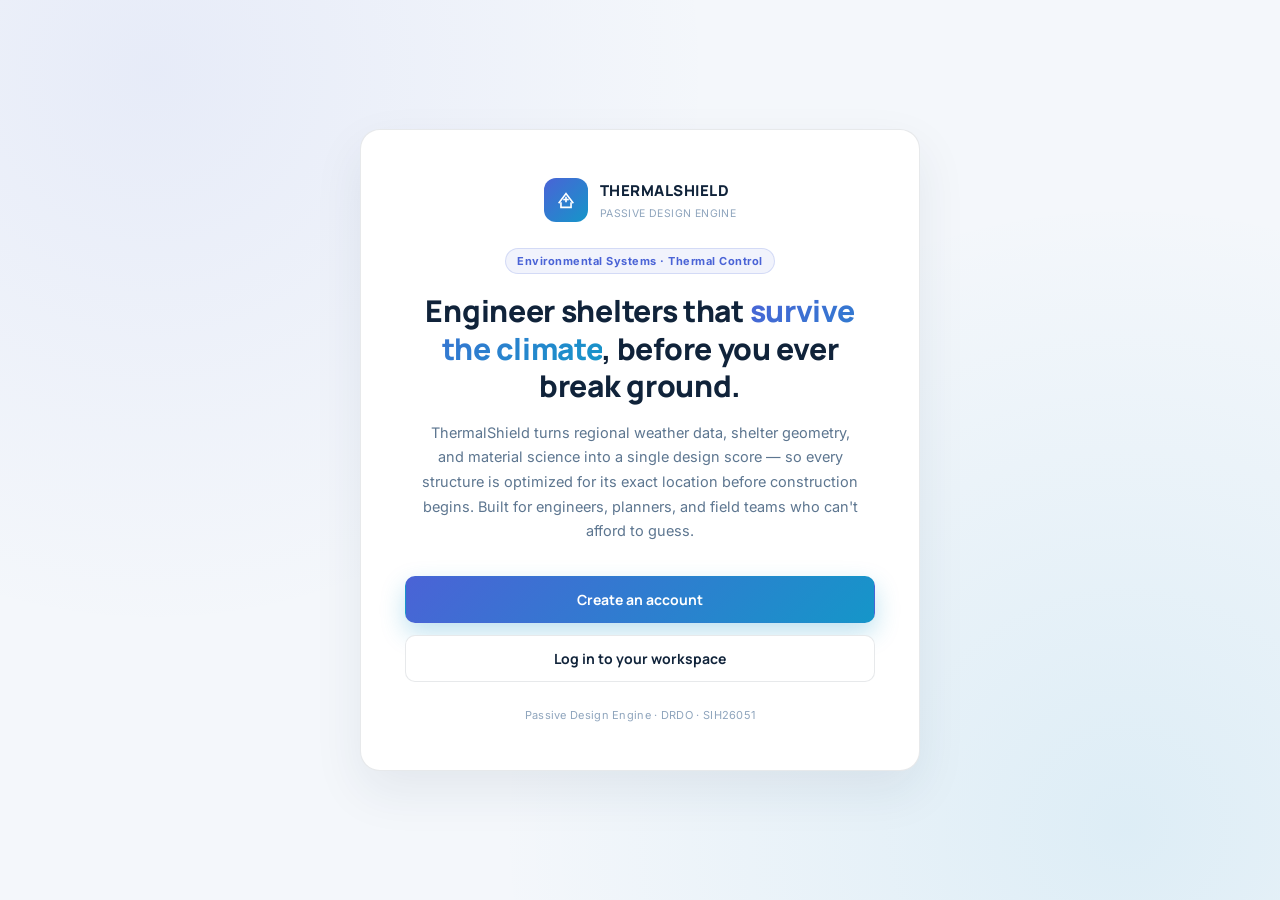
<file: index.html>
<!DOCTYPE html>
<html lang="en">
 
<head>
  <meta charset="UTF-8">
  <meta name="viewport" content="width=device-width, initial-scale=1.0">
  <title>ThermalShield — Passive Shelter Design Engine</title>
  <link rel="preconnect" href="https://fonts.googleapis.com">
  <link rel="preconnect" href="https://fonts.gstatic.com" crossorigin>
  <link
    href="https://fonts.googleapis.com/css2?family=Inter:wght@400;500;600;700;800&family=Manrope:wght@500;600;700;800&display=swap"
    rel="stylesheet">
  <style>
    :root {
      --bg: #f4f7fb;
      --panel: #ffffff;
      --line: rgba(23, 43, 66, 0.10);
      --text: #10233a;
      --muted: #5d7690;
      --muted-soft: #8fa5bd;
      --accent: #1596c9;
      --accent2: #4a63d6;
      --shadow: 0 20px 50px rgba(20, 45, 75, 0.08);
    }
 
    * { box-sizing: border-box; margin: 0; padding: 0; }
 
    html, body { height: 100%; }
 
    body {
      min-height: 100vh;
      display: flex;
      align-items: center;
      justify-content: center;
      background:
        radial-gradient(circle at 12% 8%, rgba(74, 99, 214, 0.08), transparent 40%),
        radial-gradient(circle at 88% 92%, rgba(21, 150, 201, 0.10), transparent 45%),
        var(--bg);
      font-family: 'Inter', sans-serif;
      color: var(--text);
      padding: 32px 20px;
    }
 
    .panel {
      width: 100%;
      max-width: 560px;
      background: var(--panel);
      border: 1px solid var(--line);
      border-radius: 20px;
      box-shadow: var(--shadow);
      padding: 48px 44px;
      text-align: center;
    }
 
    .brand-row {
      display: flex;
      align-items: center;
      justify-content: center;
      gap: 12px;
      margin-bottom: 26px;
    }
 
    .logo {
      width: 44px;
      height: 44px;
      flex-shrink: 0;
      border-radius: 12px;
      background: linear-gradient(135deg, var(--accent2), var(--accent));
      display: flex;
      align-items: center;
      justify-content: center;
    }
 
    .logo svg { width: 22px; height: 22px; }
 
    .brand-row .brand-text { text-align: left; }
 
    .brand-row b {
      font-family: 'Manrope', sans-serif;
      font-size: 15px;
      font-weight: 800;
      letter-spacing: 0.5px;
      display: block;
    }
 
    .brand-row small {
      color: var(--muted-soft);
      font-size: 10.5px;
      letter-spacing: 0.4px;
      text-transform: uppercase;
    }
 
    .kicker {
      display: inline-block;
      font-size: 11px;
      font-weight: 700;
      letter-spacing: 0.5px;
      color: var(--accent2);
      background: rgba(74, 99, 214, 0.08);
      border: 1px solid rgba(74, 99, 214, 0.18);
      padding: 5px 11px;
      border-radius: 100px;
      margin-bottom: 18px;
    }
 
    h1 {
      font-family: 'Manrope', sans-serif;
      font-size: 30px;
      line-height: 1.25;
      font-weight: 800;
      letter-spacing: -0.3px;
    }
 
    h1 span {
      background: linear-gradient(135deg, var(--accent2), var(--accent));
      -webkit-background-clip: text;
      background-clip: text;
      color: transparent;
    }
 
    p.lead {
      margin: 16px auto 0;
      font-size: 14.5px;
      line-height: 1.7;
      color: var(--muted);
      max-width: 440px;
    }
 
    .actions {
      margin-top: 32px;
      display: flex;
      flex-direction: column;
      gap: 12px;
    }
 
    .btn {
      display: block;
      width: 100%;
      padding: 13px 0;
      border-radius: 10px;
      font-family: 'Manrope', sans-serif;
      font-weight: 700;
      font-size: 14px;
      text-align: center;
      text-decoration: none;
      transition: transform 0.15s ease, box-shadow 0.15s ease;
      border: 1px solid transparent;
    }
 
    .btn:hover { transform: translateY(-1px); }
 
    .btn.primary {
      background: linear-gradient(135deg, var(--accent2), var(--accent));
      color: #ffffff;
      box-shadow: 0 10px 24px rgba(21, 150, 201, 0.28);
    }
 
    .btn.secondary {
      background: #fff;
      color: var(--text);
      border-color: var(--line);
    }
 
    .footer-note {
      margin-top: 26px;
      font-size: 11px;
      color: var(--muted-soft);
      letter-spacing: 0.3px;
    }
  </style>
</head>
 
<body>
  <div class="panel">
    <div class="brand-row">
      <div class="logo">
        <svg viewBox="0 0 24 24" fill="none" stroke="white" stroke-width="1.8">
          <path d="M4 15.5 12 5l8 10.5" />
          <path d="M6.5 14.5V20h11v-5.5" />
          <path d="M12 8.5v6" />
          <path d="M9 11.5h6" />
        </svg>
      </div>
      <div class="brand-text">
        <b>THERMALSHIELD</b>
        <small>Passive Design Engine</small>
      </div>
    </div>
 
    <span class="kicker">Environmental Systems · Thermal Control</span>
 
    <h1>Engineer shelters that <span>survive the climate</span>, before you ever break ground.</h1>
 
    <p class="lead">
      ThermalShield turns regional weather data, shelter geometry, and material science into a single
      design score — so every structure is optimized for its exact location before construction begins.
      Built for engineers, planners, and field teams who can't afford to guess.
    </p>
 
    <div class="actions">
      <a class="btn primary" href="/signup">Create an account</a>
      <a class="btn secondary" href="login.html">Log in to your workspace</a>
    </div>
 
    <div class="footer-note">Passive Design Engine · DRDO · SIH26051</div>
  </div>
</body>
 
</html>
</file>
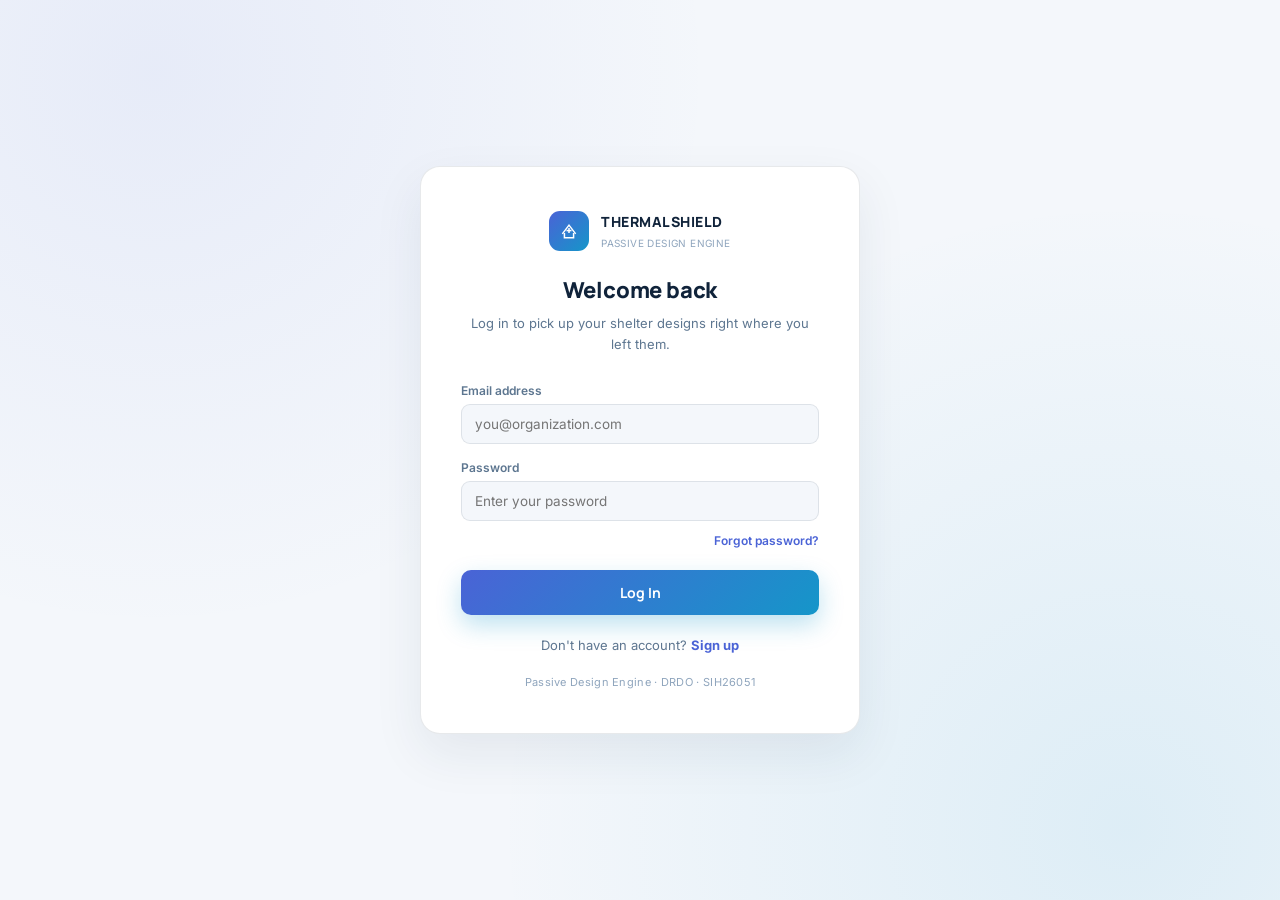
<file: login.html>
<!DOCTYPE html>
<html lang="en">
 
<head>
  <meta charset="UTF-8">
  <meta name="viewport" content="width=device-width, initial-scale=1.0">
  <title>Log In — ThermalShield</title>
  <link rel="preconnect" href="https://fonts.googleapis.com">
  <link rel="preconnect" href="https://fonts.gstatic.com" crossorigin>
  <link
    href="https://fonts.googleapis.com/css2?family=Inter:wght@400;500;600;700;800&family=Manrope:wght@500;600;700;800&display=swap"
    rel="stylesheet">
  <style>
    :root {
      --bg: #f4f7fb;
      --panel: #ffffff;
      --line: rgba(23, 43, 66, 0.10);
      --text: #10233a;
      --muted: #5d7690;
      --muted-soft: #8fa5bd;
      --accent: #1596c9;
      --accent2: #4a63d6;
      --error: #d64545;
      --shadow: 0 20px 50px rgba(20, 45, 75, 0.08);
    }
 
    * { box-sizing: border-box; margin: 0; padding: 0; }
 
    html, body { height: 100%; }
 
    body {
      min-height: 100vh;
      display: flex;
      align-items: center;
      justify-content: center;
      background:
        radial-gradient(circle at 12% 8%, rgba(74, 99, 214, 0.08), transparent 40%),
        radial-gradient(circle at 88% 92%, rgba(21, 150, 201, 0.10), transparent 45%),
        var(--bg);
      font-family: 'Inter', sans-serif;
      color: var(--text);
      padding: 32px 20px;
    }
 
    .panel {
      width: 100%;
      max-width: 440px;
      background: var(--panel);
      border: 1px solid var(--line);
      border-radius: 20px;
      box-shadow: var(--shadow);
      padding: 44px 40px;
    }
 
    .brand-row {
      display: flex;
      align-items: center;
      justify-content: center;
      gap: 12px;
      margin-bottom: 24px;
    }
 
    .logo {
      width: 40px;
      height: 40px;
      flex-shrink: 0;
      border-radius: 11px;
      background: linear-gradient(135deg, var(--accent2), var(--accent));
      display: flex;
      align-items: center;
      justify-content: center;
    }
 
    .logo svg { width: 20px; height: 20px; }
 
    .brand-row .brand-text { text-align: left; }
 
    .brand-row b {
      font-family: 'Manrope', sans-serif;
      font-size: 14px;
      font-weight: 800;
      letter-spacing: 0.5px;
      display: block;
    }
 
    .brand-row small {
      color: var(--muted-soft);
      font-size: 10px;
      letter-spacing: 0.4px;
      text-transform: uppercase;
    }
 
    h1 {
      font-family: 'Manrope', sans-serif;
      font-size: 22px;
      font-weight: 800;
      text-align: center;
      letter-spacing: -0.2px;
    }
 
    p.sub {
      margin-top: 8px;
      font-size: 13px;
      color: var(--muted);
      text-align: center;
      line-height: 1.6;
    }
 
    form {
      margin-top: 28px;
      display: flex;
      flex-direction: column;
      gap: 16px;
    }
 
    .field {
      display: flex;
      flex-direction: column;
      gap: 6px;
      text-align: left;
    }
 
    .field label {
      font-size: 12px;
      font-weight: 600;
      color: var(--muted);
    }
 
    .field input {
      width: 100%;
      padding: 11px 13px;
      border-radius: 9px;
      border: 1px solid var(--line);
      background: var(--bg);
      color: var(--text);
      font-family: 'Inter', sans-serif;
      font-size: 13.5px;
      outline: none;
      transition: border-color 0.15s ease, box-shadow 0.15s ease;
    }
 
    .field input:focus {
      border-color: var(--accent);
      box-shadow: 0 0 0 3px rgba(21, 150, 201, 0.14);
    }
 
    .field input.invalid {
      border-color: var(--error);
    }
 
    .row-between {
      display: flex;
      align-items: center;
      justify-content: flex-end;
      font-size: 12px;
      margin-top: -4px;
    }
 
    .row-between a {
      color: var(--accent2);
      text-decoration: none;
      font-weight: 600;
    }
 
    .error-box {
      display: none;
      background: rgba(214, 69, 69, 0.08);
      border: 1px solid rgba(214, 69, 69, 0.25);
      color: var(--error);
      font-size: 12.5px;
      padding: 10px 12px;
      border-radius: 8px;
      line-height: 1.5;
    }
 
    .error-box.show { display: block; }
 
    .btn {
      display: block;
      width: 100%;
      padding: 13px 0;
      border-radius: 10px;
      font-family: 'Manrope', sans-serif;
      font-weight: 700;
      font-size: 14px;
      text-align: center;
      text-decoration: none;
      border: none;
      cursor: pointer;
      transition: transform 0.15s ease, box-shadow 0.15s ease, opacity 0.15s ease;
    }
 
    .btn:hover { transform: translateY(-1px); }
 
    .btn:disabled {
      opacity: 0.7;
      cursor: default;
      transform: none;
    }
 
    .btn.primary {
      background: linear-gradient(135deg, var(--accent2), var(--accent));
      color: #ffffff;
      box-shadow: 0 10px 24px rgba(21, 150, 201, 0.28);
      margin-top: 6px;
    }
 
    .switch {
      margin-top: 22px;
      text-align: center;
      font-size: 13px;
      color: var(--muted);
    }
 
    .switch a {
      color: var(--accent2);
      font-weight: 700;
      text-decoration: none;
    }
 
    .footer-note {
      margin-top: 22px;
      font-size: 11px;
      color: var(--muted-soft);
      text-align: center;
      letter-spacing: 0.3px;
    }
  </style>
</head>
 
<body>
  <div class="panel">
    <div class="brand-row">
      <div class="logo">
        <svg viewBox="0 0 24 24" fill="none" stroke="white" stroke-width="1.8">
          <path d="M4 15.5 12 5l8 10.5" />
          <path d="M6.5 14.5V20h11v-5.5" />
          <path d="M12 8.5v6" />
          <path d="M9 11.5h6" />
        </svg>
      </div>
      <div class="brand-text">
        <b>THERMALSHIELD</b>
        <small>Passive Design Engine</small>
      </div>
    </div>
 
    <h1>Welcome back</h1>
    <p class="sub">Log in to pick up your shelter designs right where you left them.</p>
 
    <div class="error-box" id="errorBox"></div>
 
    <form id="loginForm" method="POST" action="/login" novalidate>
      <div class="field">
        <label for="email">Email address</label>
        <input id="email" name="email" type="email" placeholder="you@organization.com" required>
      </div>
      <div class="field">
        <label for="password">Password</label>
        <input id="password" name="password" type="password" placeholder="Enter your password" required>
      </div>
      <div class="row-between">
        <a href="#">Forgot password?</a>
      </div>
      <button class="btn primary" type="submit" id="submitBtn">Log In</button>
    </form>
 
    <div class="switch">Don't have an account? <a href="/signup">Sign up</a></div>
    <div class="footer-note">Passive Design Engine · DRDO · SIH26051</div>
  </div>
 
  <script>
    const form = document.getElementById('loginForm');
    const errorBox = document.getElementById('errorBox');
    const submitBtn = document.getElementById('submitBtn');
    const emailInput = document.getElementById('email');
    const passwordInput = document.getElementById('password');
 
    function showError(message) {
      errorBox.textContent = message;
      errorBox.classList.add('show');
    }
 
    function clearError() {
      errorBox.textContent = '';
      errorBox.classList.remove('show');
      emailInput.classList.remove('invalid');
      passwordInput.classList.remove('invalid');
    }
 
    form.addEventListener('submit', async (e) => {
      e.preventDefault();
      clearError();
 
      submitBtn.disabled = true;
      submitBtn.textContent = 'Logging in…';
 
      try {
        const response = await fetch(form.action, {
          method: 'POST',
          body: new FormData(form),
          redirect: 'follow'
        });
 
        if (response.redirected) {
          window.location.href = response.url;
          return;
        }
 
        if (!response.ok) {
          const data = await response.json().catch(() => ({}));
          emailInput.classList.add('invalid');
          passwordInput.classList.add('invalid');
          showError(data.error || 'Invalid email or password.');
          submitBtn.disabled = false;
          submitBtn.textContent = 'Log In';
          return;
        }
 
        window.location.href = '/dashboard';
      } catch (err) {
        showError('Could not reach the server. Please try again.');
        submitBtn.disabled = false;
        submitBtn.textContent = 'Log In';
      }
    });
  </script>
</body>
 
</html>
</file>
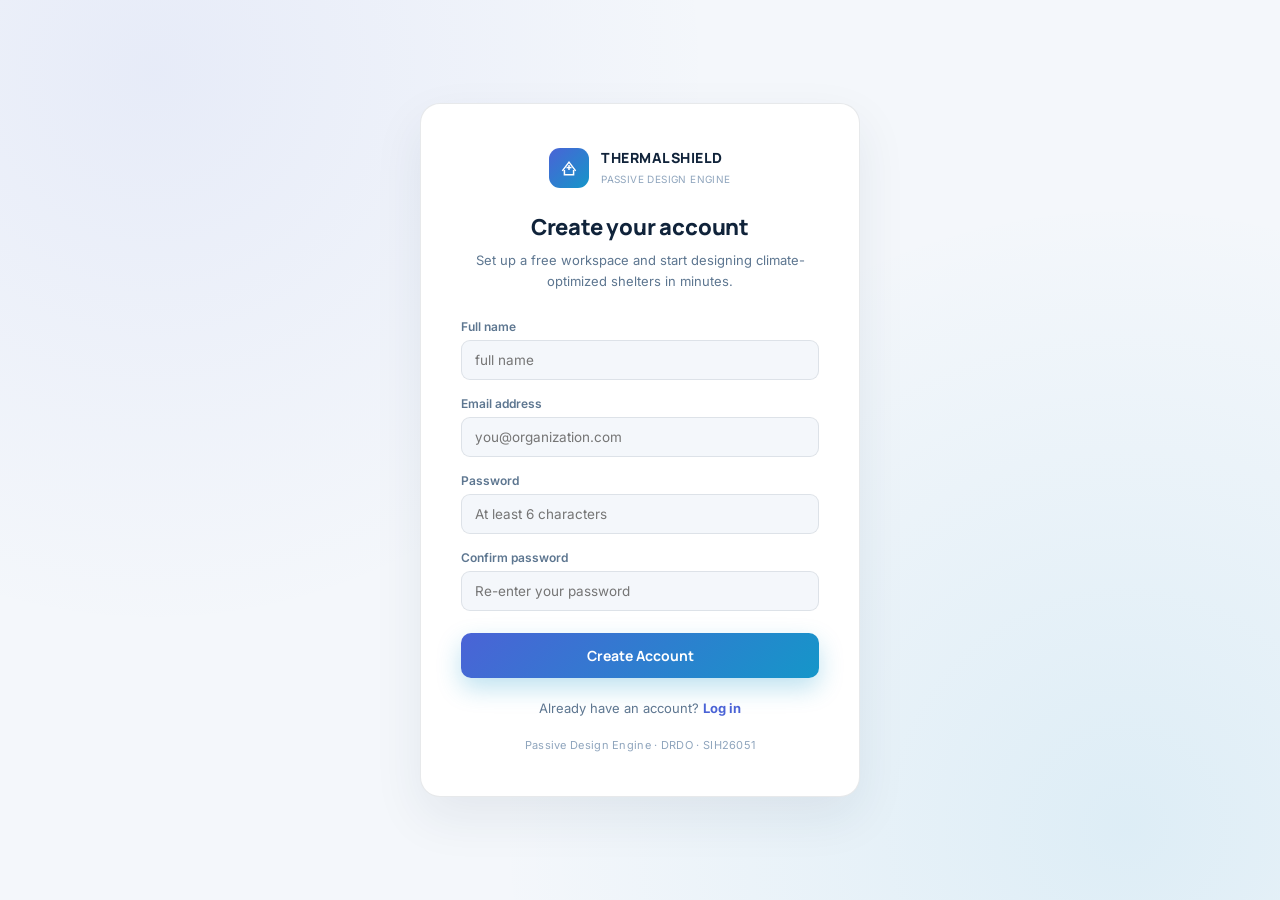
<file: signup.html>
<!DOCTYPE html>
<html lang="en">
 
<head>
  <meta charset="UTF-8">
  <meta name="viewport" content="width=device-width, initial-scale=1.0">
  <title>Create Account — ThermalShield</title>
  <link rel="preconnect" href="https://fonts.googleapis.com">
  <link rel="preconnect" href="https://fonts.gstatic.com" crossorigin>
  <link
    href="https://fonts.googleapis.com/css2?family=Inter:wght@400;500;600;700;800&family=Manrope:wght@500;600;700;800&display=swap"
    rel="stylesheet">
  <style>
    :root {
      --bg: #f4f7fb;
      --panel: #ffffff;
      --line: rgba(23, 43, 66, 0.10);
      --text: #10233a;
      --muted: #5d7690;
      --muted-soft: #8fa5bd;
      --accent: #1596c9;
      --accent2: #4a63d6;
      --error: #d64545;
      --shadow: 0 20px 50px rgba(20, 45, 75, 0.08);
    }
 
    * { box-sizing: border-box; margin: 0; padding: 0; }
 
    html, body { height: 100%; }
 
    body {
      min-height: 100vh;
      display: flex;
      align-items: center;
      justify-content: center;
      background:
        radial-gradient(circle at 12% 8%, rgba(74, 99, 214, 0.08), transparent 40%),
        radial-gradient(circle at 88% 92%, rgba(21, 150, 201, 0.10), transparent 45%),
        var(--bg);
      font-family: 'Inter', sans-serif;
      color: var(--text);
      padding: 32px 20px;
    }
 
    .panel {
      width: 100%;
      max-width: 440px;
      background: var(--panel);
      border: 1px solid var(--line);
      border-radius: 20px;
      box-shadow: var(--shadow);
      padding: 44px 40px;
    }
 
    .brand-row {
      display: flex;
      align-items: center;
      justify-content: center;
      gap: 12px;
      margin-bottom: 24px;
    }
 
    .logo {
      width: 40px;
      height: 40px;
      flex-shrink: 0;
      border-radius: 11px;
      background: linear-gradient(135deg, var(--accent2), var(--accent));
      display: flex;
      align-items: center;
      justify-content: center;
    }
 
    .logo svg { width: 20px; height: 20px; }
 
    .brand-row .brand-text { text-align: left; }
 
    .brand-row b {
      font-family: 'Manrope', sans-serif;
      font-size: 14px;
      font-weight: 800;
      letter-spacing: 0.5px;
      display: block;
    }
 
    .brand-row small {
      color: var(--muted-soft);
      font-size: 10px;
      letter-spacing: 0.4px;
      text-transform: uppercase;
    }
 
    h1 {
      font-family: 'Manrope', sans-serif;
      font-size: 22px;
      font-weight: 800;
      text-align: center;
      letter-spacing: -0.2px;
    }
 
    p.sub {
      margin-top: 8px;
      font-size: 13px;
      color: var(--muted);
      text-align: center;
      line-height: 1.6;
    }
 
    form {
      margin-top: 28px;
      display: flex;
      flex-direction: column;
      gap: 16px;
    }
 
    .field {
      display: flex;
      flex-direction: column;
      gap: 6px;
      text-align: left;
    }
 
    .field label {
      font-size: 12px;
      font-weight: 600;
      color: var(--muted);
    }
 
    .field input {
      width: 100%;
      padding: 11px 13px;
      border-radius: 9px;
      border: 1px solid var(--line);
      background: var(--bg);
      color: var(--text);
      font-family: 'Inter', sans-serif;
      font-size: 13.5px;
      outline: none;
      transition: border-color 0.15s ease, box-shadow 0.15s ease;
    }
 
    .field input:focus {
      border-color: var(--accent);
      box-shadow: 0 0 0 3px rgba(21, 150, 201, 0.14);
    }
 
    .field input.invalid {
      border-color: var(--error);
    }
 
    .terms {
      display: flex;
      align-items: flex-start;
      gap: 8px;
      font-size: 12px;
      color: var(--muted);
      margin-top: -4px;
      line-height: 1.5;
    }
 
    .terms a {
      color: var(--accent2);
      font-weight: 600;
      text-decoration: none;
    }
 
    .terms input { margin-top: 3px; }
 
    .error-box {
      display: none;
      background: rgba(214, 69, 69, 0.08);
      border: 1px solid rgba(214, 69, 69, 0.25);
      color: var(--error);
      font-size: 12.5px;
      padding: 10px 12px;
      border-radius: 8px;
      line-height: 1.5;
    }
 
    .error-box.show { display: block; }
 
    .btn {
      display: block;
      width: 100%;
      padding: 13px 0;
      border-radius: 10px;
      font-family: 'Manrope', sans-serif;
      font-weight: 700;
      font-size: 14px;
      text-align: center;
      text-decoration: none;
      border: none;
      cursor: pointer;
      transition: transform 0.15s ease, box-shadow 0.15s ease, opacity 0.15s ease;
    }
 
    .btn:hover { transform: translateY(-1px); }
 
    .btn:disabled {
      opacity: 0.7;
      cursor: default;
      transform: none;
    }
 
    .btn.primary {
      background: linear-gradient(135deg, var(--accent2), var(--accent));
      color: #ffffff;
      box-shadow: 0 10px 24px rgba(21, 150, 201, 0.28);
      margin-top: 6px;
    }
 
    .switch {
      margin-top: 22px;
      text-align: center;
      font-size: 13px;
      color: var(--muted);
    }
 
    .switch a {
      color: var(--accent2);
      font-weight: 700;
      text-decoration: none;
    }
 
    .footer-note {
      margin-top: 22px;
      font-size: 11px;
      color: var(--muted-soft);
      text-align: center;
      letter-spacing: 0.3px;
    }
  </style>
</head>
 
<body>
  <div class="panel">
    <div class="brand-row">
      <div class="logo">
        <svg viewBox="0 0 24 24" fill="none" stroke="white" stroke-width="1.8">
          <path d="M4 15.5 12 5l8 10.5" />
          <path d="M6.5 14.5V20h11v-5.5" />
          <path d="M12 8.5v6" />
          <path d="M9 11.5h6" />
        </svg>
      </div>
      <div class="brand-text">
        <b>THERMALSHIELD</b>
        <small>Passive Design Engine</small>
      </div>
    </div>
 
    <h1>Create your account</h1>
    <p class="sub">Set up a free workspace and start designing climate-optimized shelters in minutes.</p>
 
    <div class="error-box" id="errorBox"></div>
 
    <form id="signupForm" method="POST" action="/signup" novalidate>
      <div class="field">
        <label for="name">Full name</label>
        <input id="name" name="name" type="text" placeholder="full name" required>
      </div>
      <div class="field">
        <label for="email">Email address</label>
        <input id="email" name="email" type="email" placeholder="you@organization.com" required>
      </div>
      <div class="field">
        <label for="password">Password</label>
        <input id="password" name="password" type="password" placeholder="At least 6 characters" minlength="6"
          required>
      </div>
      <div class="field">
        <label for="confirm_password">Confirm password</label>
        <input id="confirm_password" name="confirm_password" type="password" placeholder="Re-enter your password"
          minlength="6" required>
      </div>
      <button class="btn primary" type="submit" id="submitBtn">Create Account</button>
    </form>
 
    <div class="switch">Already have an account? <a href="/login">Log in</a></div>
    <div class="footer-note">Passive Design Engine · DRDO · SIH26051</div>
  </div>
 
  <script>
    const form = document.getElementById('signupForm');
    const errorBox = document.getElementById('errorBox');
    const submitBtn = document.getElementById('submitBtn');
    const passwordInput = document.getElementById('password');
    const confirmInput = document.getElementById('confirm_password');
 
    function showError(message) {
      errorBox.textContent = message;
      errorBox.classList.add('show');
    }
 
    function clearError() {
      errorBox.textContent = '';
      errorBox.classList.remove('show');
      passwordInput.classList.remove('invalid');
      confirmInput.classList.remove('invalid');
    }
 
    form.addEventListener('submit', async (e) => {
      e.preventDefault();
      clearError();
 
      if (passwordInput.value !== confirmInput.value) {
        passwordInput.classList.add('invalid');
        confirmInput.classList.add('invalid');
        showError('Passwords do not match.');
        return;
      }
 
      if (passwordInput.value.length < 6) {
        passwordInput.classList.add('invalid');
        showError('Password must be at least 6 characters.');
        return;
      }
 
      submitBtn.disabled = true;
      submitBtn.textContent = 'Creating account…';
 
      try {
        const response = await fetch(form.action, {
          method: 'POST',
          body: new FormData(form),
          redirect: 'follow'
        });
 
        if (response.redirected) {
          window.location.href = response.url;
          return;
        }
 
        if (!response.ok) {
          const data = await response.json().catch(() => ({}));
          showError(data.error || 'Something went wrong. Please try again.');
          submitBtn.disabled = false;
          submitBtn.textContent = 'Create Account';
          return;
        }
 
        window.location.href = '/login';
      } catch (err) {
        showError('Could not reach the server. Please try again.');
        submitBtn.disabled = false;
        submitBtn.textContent = 'Create Account';
      }
    });
  </script>
</body>
 
</html>
</file>
